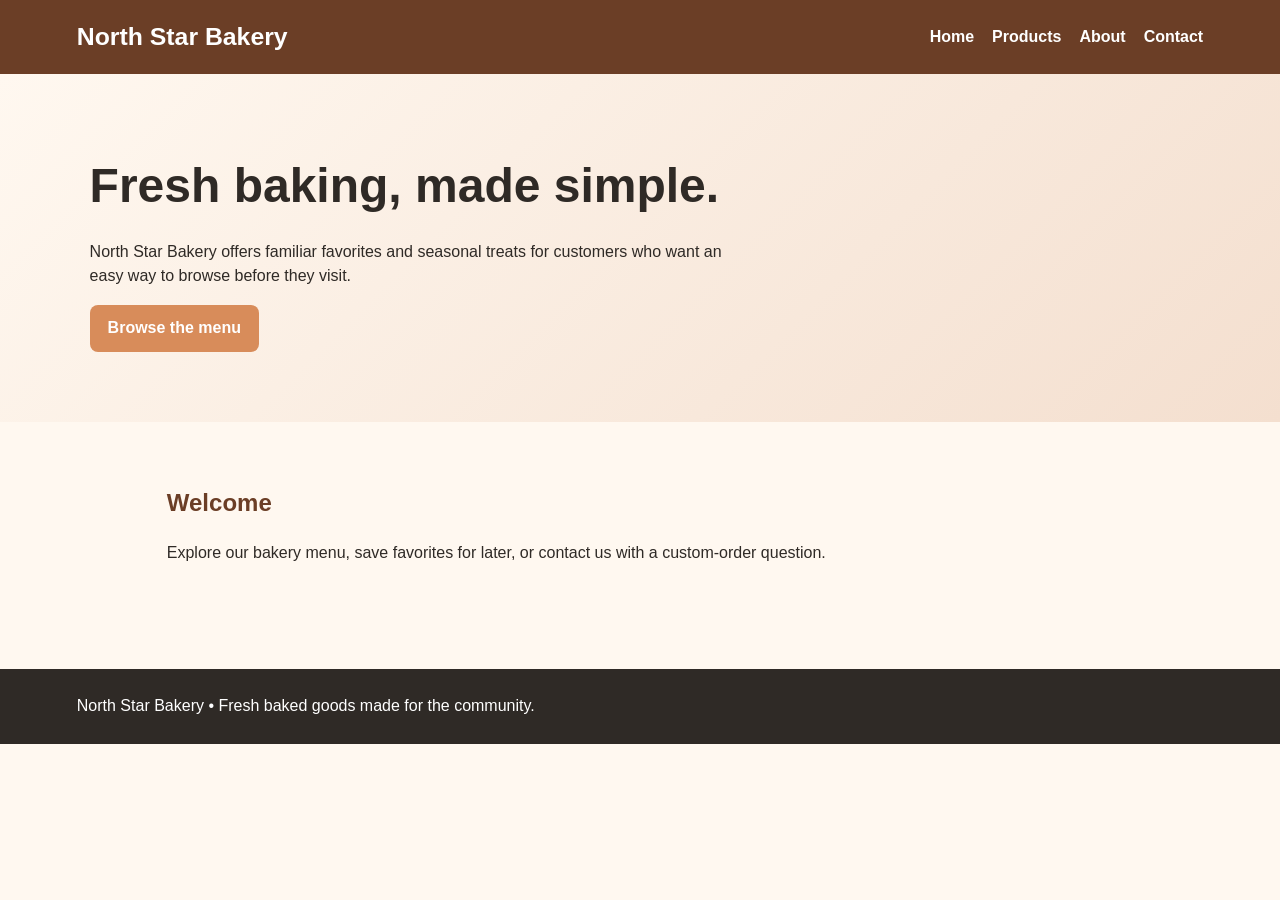
<file: index.html>
<!doctype html><html><head><meta charset="utf-8"><meta name="viewport" content="width=device-width"><title>North Star Bakery</title><link rel="stylesheet" href="styles.css"></head><body><header><div class="brand">North Star Bakery</div><nav><a href="index.html">Home</a><a href="products.html">Products</a><a href="about.html">About</a><a href="contact.html">Contact</a></nav></header><section class="hero"><h1>Fresh baking, made simple.</h1><p>North Star Bakery offers familiar favorites and seasonal treats for customers who want an easy way to browse before they visit.</p><a class="btn" href="products.html">Browse the menu</a></section><main><h2>Welcome</h2><p>Explore our bakery menu, save favorites for later, or contact us with a custom-order question.</p></main><footer>North Star Bakery • Fresh baked goods made for the community.</footer></body></html>
</file>
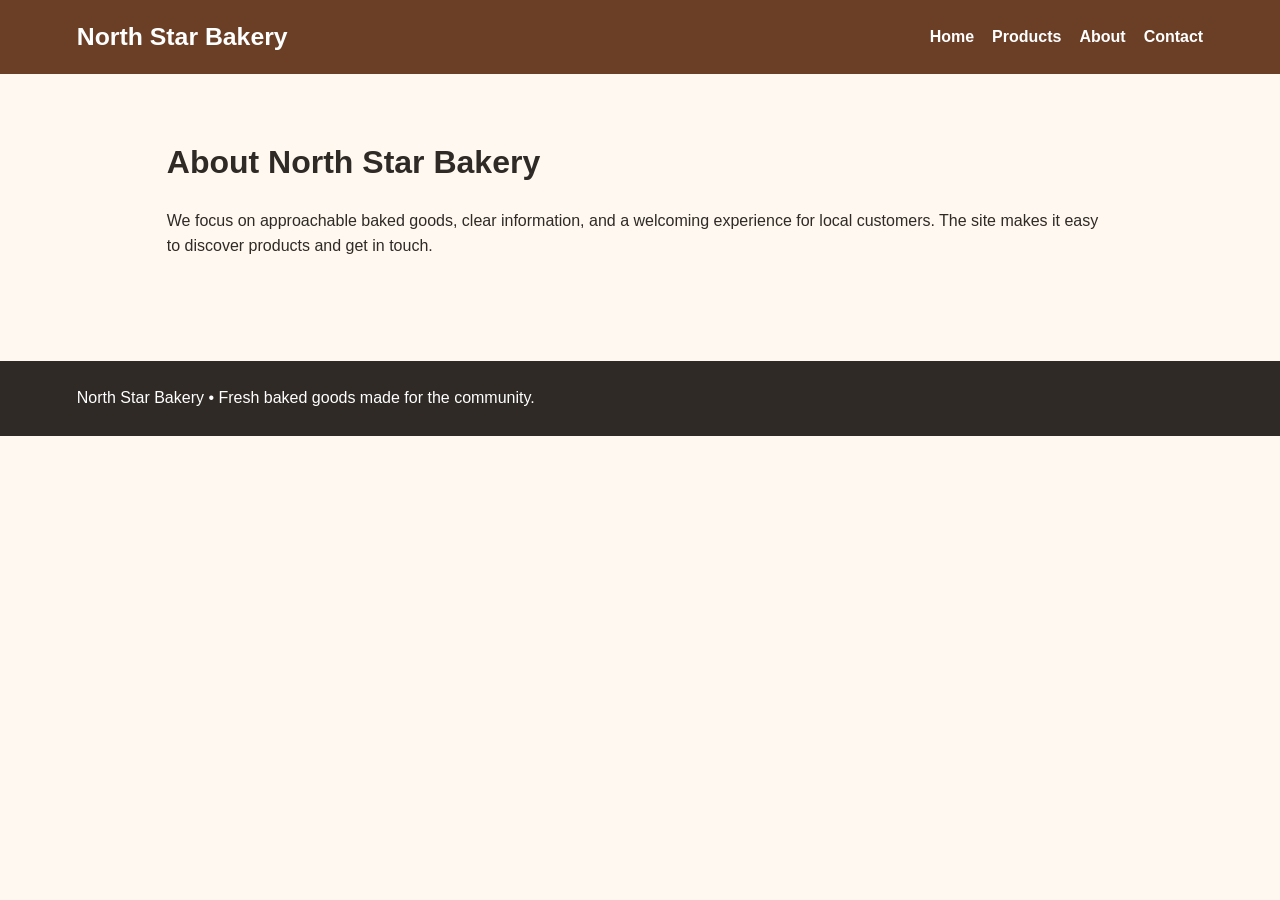
<file: about.html>
<!doctype html><html><head><meta charset="utf-8"><meta name="viewport" content="width=device-width"><title>About</title><link rel="stylesheet" href="styles.css"></head><body><header><div class="brand">North Star Bakery</div><nav><a href="index.html">Home</a><a href="products.html">Products</a><a href="about.html">About</a><a href="contact.html">Contact</a></nav></header><main><h1>About North Star Bakery</h1><p>We focus on approachable baked goods, clear information, and a welcoming experience for local customers. The site makes it easy to discover products and get in touch.</p></main><footer>North Star Bakery • Fresh baked goods made for the community.</footer></body></html>
</file>
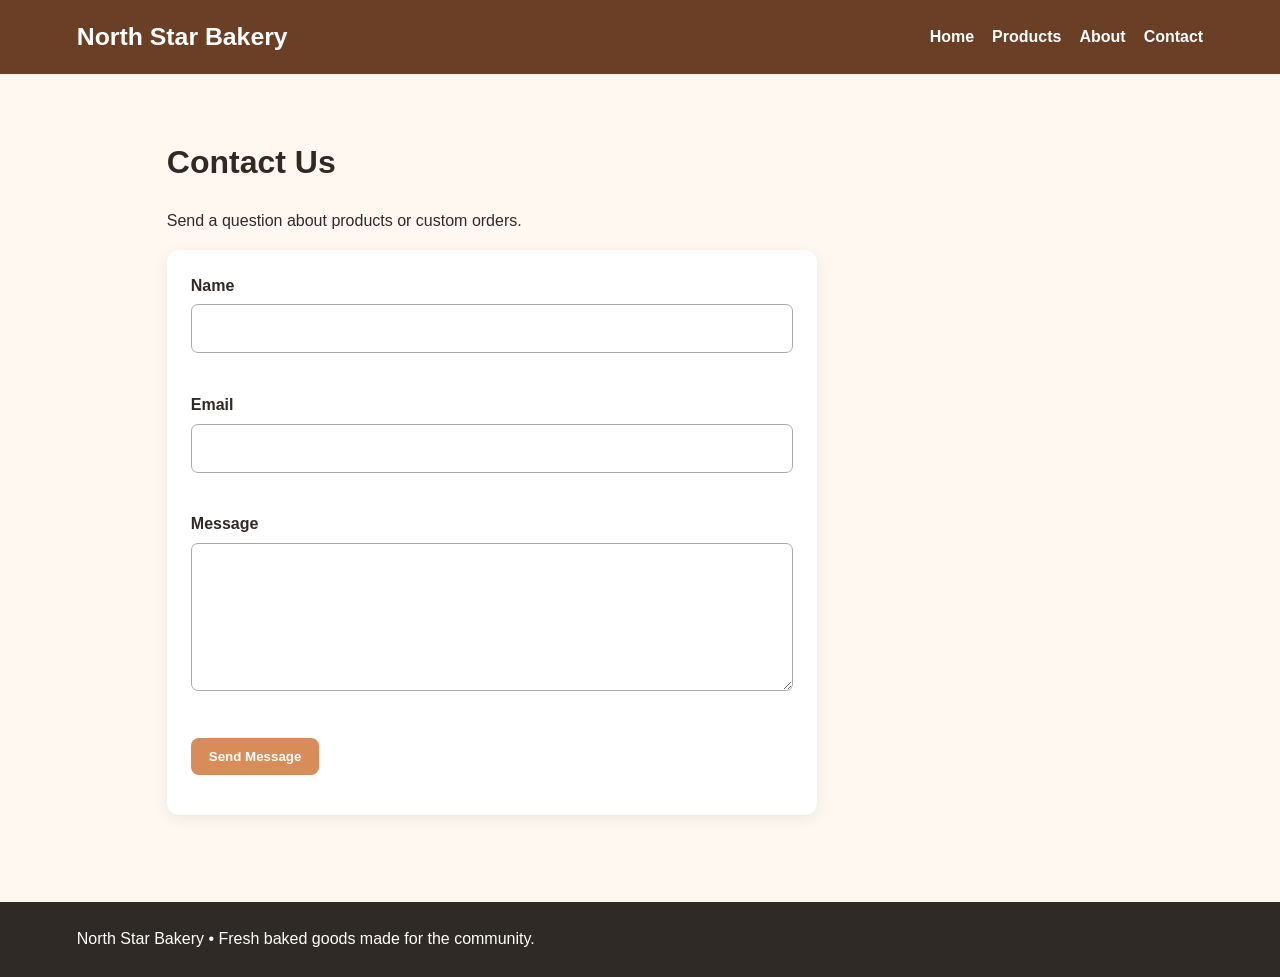
<file: contact.html>
<!doctype html><html><head><meta charset="utf-8"><meta name="viewport" content="width=device-width"><title>Contact</title><link rel="stylesheet" href="styles.css"></head><body><header><div class="brand">North Star Bakery</div><nav><a href="index.html">Home</a><a href="products.html">Products</a><a href="about.html">About</a><a href="contact.html">Contact</a></nav></header><main><h1>Contact Us</h1><p>Send a question about products or custom orders.</p><form id="contactForm" novalidate><div class="field"><label for="name">Name</label><input id="name"><div id="nameError" class="error"></div></div><div class="field"><label for="email">Email</label><input id="email"><div id="emailError" class="error"></div></div><div class="field"><label for="message">Message</label><textarea id="message" rows="5"></textarea><div id="messageError" class="error"></div></div><button type="submit">Send Message</button><p id="formStatus" class="success"></p></form></main><footer>North Star Bakery • Fresh baked goods made for the community.</footer><script src="script.js"></script></body></html>
</file>
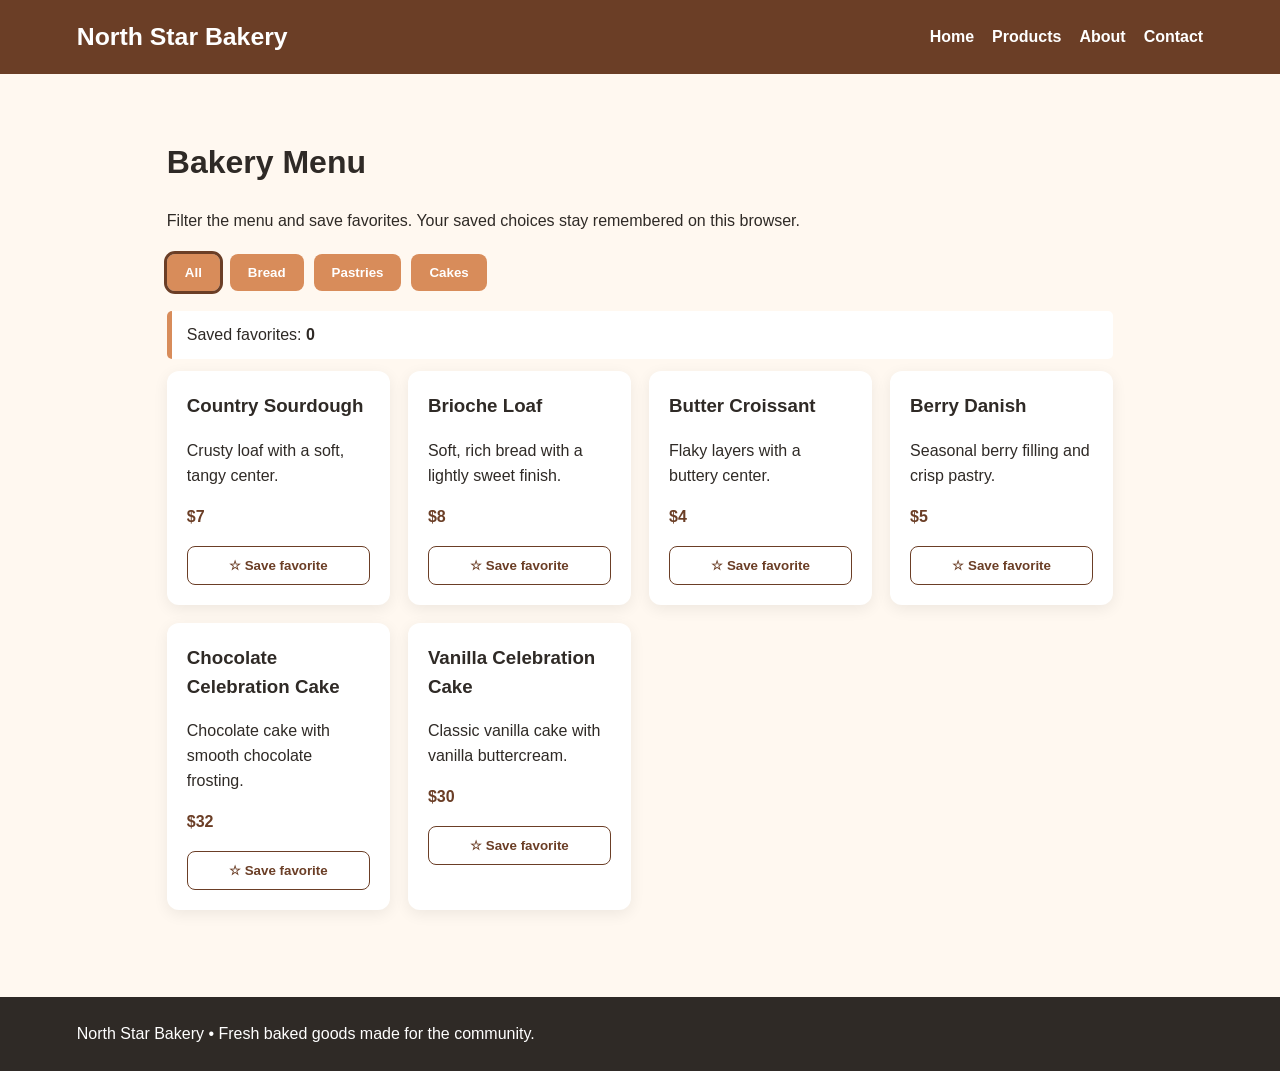
<file: products.html>
<!doctype html><html><head><meta charset="utf-8"><meta name="viewport" content="width=device-width"><title>Products</title><link rel="stylesheet" href="styles.css"></head><body><header><div class="brand">North Star Bakery</div><nav><a href="index.html">Home</a><a href="products.html">Products</a><a href="about.html">About</a><a href="contact.html">Contact</a></nav></header><main><h1>Bakery Menu</h1><p>Filter the menu and save favorites. Your saved choices stay remembered on this browser.</p><div class="toolbar"><button class="filter active" data-category="all">All</button><button class="filter" data-category="bread">Bread</button><button class="filter" data-category="pastry">Pastries</button><button class="filter" data-category="cake">Cakes</button></div><div class="notice">Saved favorites: <strong id="favoriteCount">0</strong></div><div id="productGrid" class="grid"></div></main><footer>North Star Bakery • Fresh baked goods made for the community.</footer><script src="script.js"></script></body></html>
</file>
<file: styles.css>
:root{--cream:#fff8f0;--brown:#6b3e26;--peach:#d88c5a;--charcoal:#2f2a26}
*{box-sizing:border-box}body{margin:0;font-family:Arial,sans-serif;background:var(--cream);color:var(--charcoal);line-height:1.55}
header{background:var(--brown);color:white;padding:18px 6%;display:flex;justify-content:space-between;align-items:center;flex-wrap:wrap}.brand{font-size:1.55rem;font-weight:700}nav a{color:white;text-decoration:none;margin-left:18px;font-weight:600}
.hero{padding:70px 7%;background:linear-gradient(135deg,#fff8f0,#f4dfcf)}.hero h1{font-size:3rem;margin:.1em 0}.hero p{max-width:650px}
main{max-width:1100px;margin:auto;padding:42px 6%}h2{color:var(--brown)}button,.btn{background:var(--peach);border:0;color:white;padding:11px 18px;border-radius:8px;cursor:pointer;font-weight:700}.btn{display:inline-block;text-decoration:none}
.toolbar{display:flex;gap:10px;flex-wrap:wrap;margin:20px 0}.filter.active{outline:3px solid var(--brown)}.grid{display:grid;grid-template-columns:repeat(auto-fit,minmax(220px,1fr));gap:18px}.card{background:white;border-radius:12px;padding:20px;box-shadow:0 4px 15px #00000012}.card h3{margin-top:0}.price{font-weight:700;color:var(--brown)}.favorite{background:transparent;color:var(--brown);border:1px solid var(--brown);width:100%}.favorite.saved{background:var(--brown);color:white}
.notice{background:white;border-left:5px solid var(--peach);padding:12px 15px;margin:12px 0;border-radius:5px}form{max-width:650px;background:white;padding:24px;border-radius:12px;box-shadow:0 4px 15px #00000012}.field{margin-bottom:18px}label{display:block;font-weight:700;margin-bottom:6px}input,textarea{width:100%;padding:11px;border:1px solid #aaa;border-radius:7px;font:inherit}.error{color:#a51f1f;font-size:.92rem;min-height:1.2em;margin-top:4px}.success{color:#176b35;font-weight:700}footer{background:var(--charcoal);color:white;padding:25px 6%;margin-top:45px}@media(max-width:600px){.hero h1{font-size:2.2rem}nav a{margin:0 10px 0 0}}
</file>
